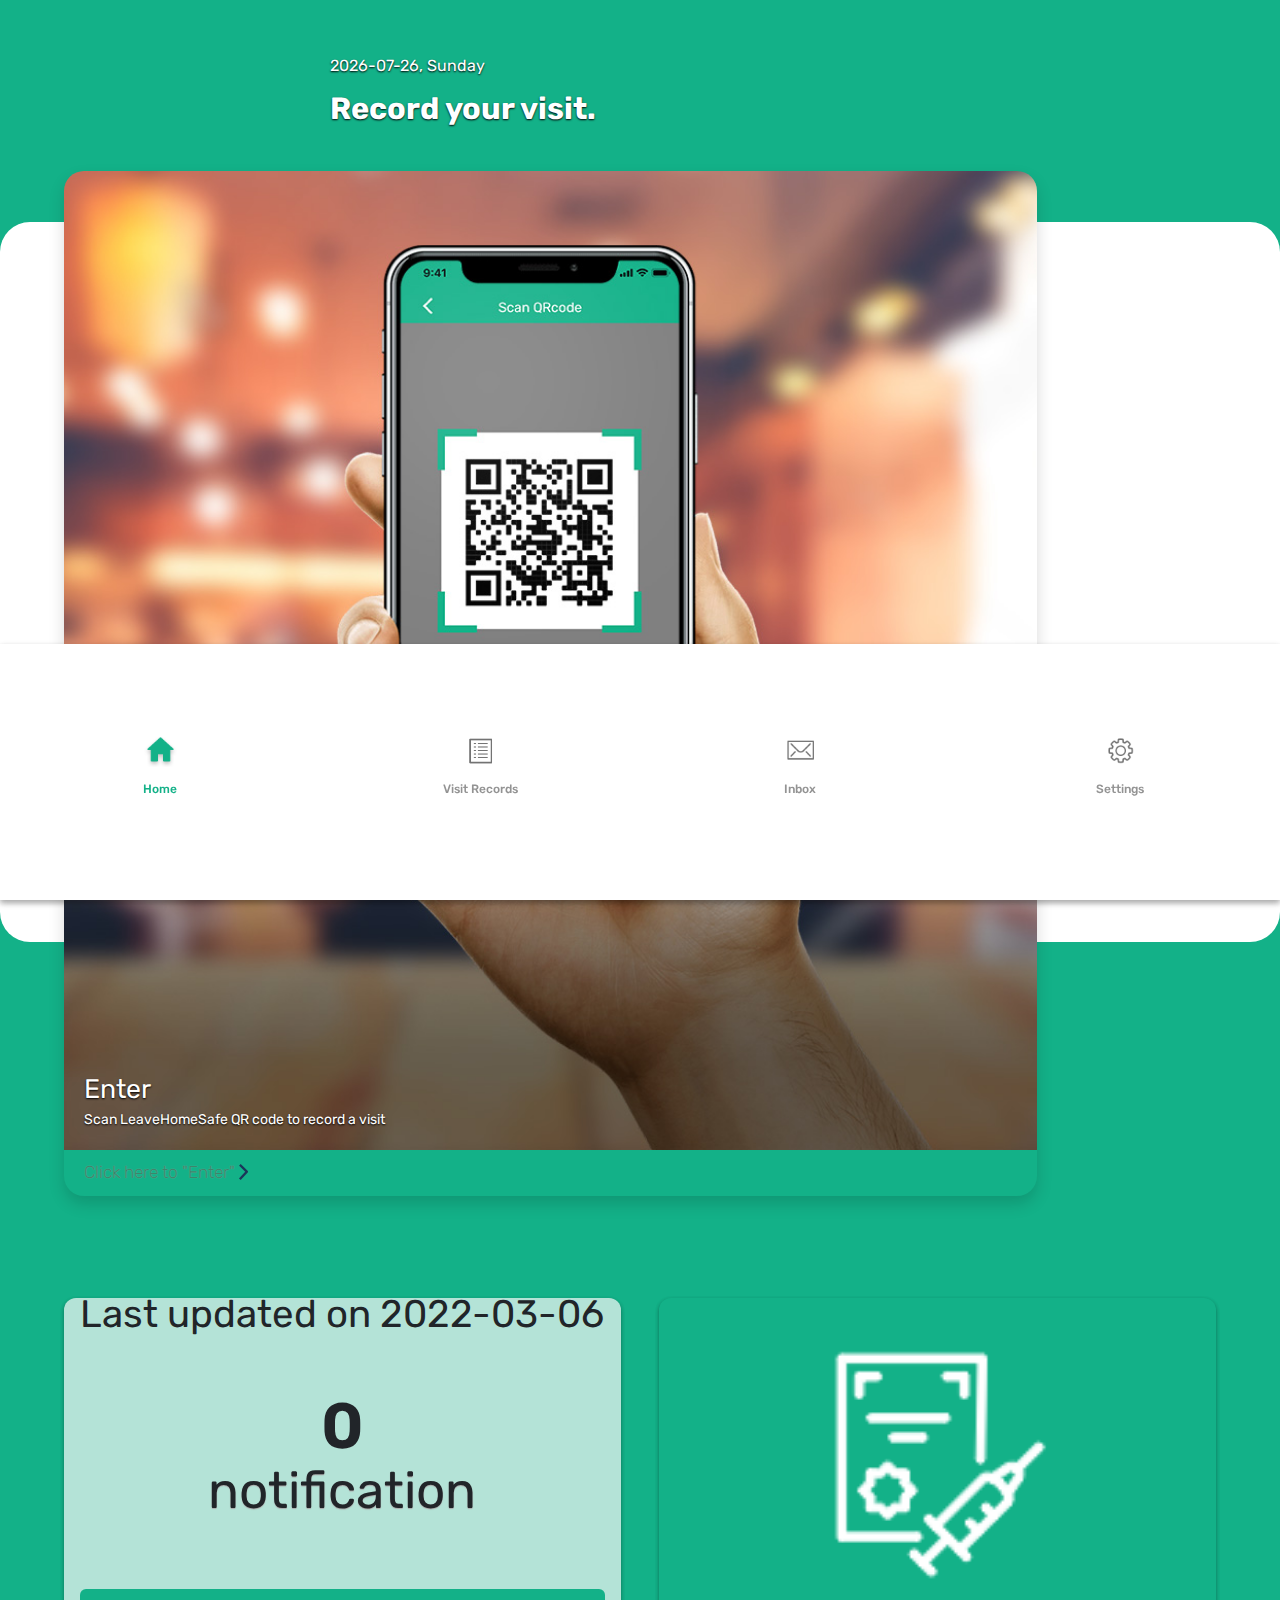
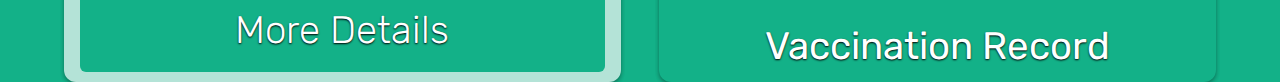
<file: index.html>
<!doctype html><!-- 2021 -->
<html lang="en" class="h-100">

<head>
	<meta charset="utf-8">
	<meta name="viewport" content="width=device-width, initial-scale=1, shrink-to-fit=no">
	<meta name="description" content="">
	<meta name="author" content="HKer">
	<meta name="generator" content="HKer">
	<link rel="manifest" href="./manifest.json">
	<meta name="apple-mobile-web-app-capable" content="yes">
	<meta name="apple-mobile-web-app-title" content="安心回家">
	<link rel='apple-touch-startup-image' href='./img/icons-512.png'
		media='(device-width: 375px) and (device-height: 812px) and (-webkit-device-pixel-ratio: 3) and (orientation: portrait)' />
	<link rel="apple-touch-icon" sizes="57x57" href="./img/icons-192.png" />
	<link rel="apple-touch-icon" sizes="72x72" href="./img/icons-192.png" />
	<link rel="apple-touch-icon" sizes="114x114" href="./img/icons-512.png" />
	<meta name="apple-mobile-web-app-status-bar-style" content="black-translucent">
	<meta name="viewport" content="width=device-width, initial-scale=1.0, user-scalable=no" />
	<title>安心回家 Back Home Safe</title>
	<link href="./css/bootstrap.min.css" rel="stylesheet">
	<link rel="preconnect" href="https://fonts.googleapis.com">
	<link rel="preconnect" href="https://fonts.gstatic.com" crossorigin>
	<link
		href="https://fonts.googleapis.com/css2?family=Aldrich&family=Rubik:ital,wght@0,300;0,400;0,500;0,700;0,900;1,300;1,500;1,700;1,900&display=swap"
		rel="stylesheet">
	<style>
		.bd-placeholder-img {
			font-size: 1.125rem;
			text-anchor: middle;
			-webkit-user-select: none;
			-moz-user-select: none;
			-ms-user-select: none;
			user-select: none;
		}

		@media (min-width: 768px) {
			.bd-placeholder-img-lg {
				font-size: 3.5rem;
			}
		}
	</style>

	<link href="./css/style.css" rel="stylesheet">
</head>

<body class="d-flex flex-column h-100">
	<!-- Begin page content -->
	<main role="main" class="flex-shrink-0">
		<div class="container">
			<div class="home-head">
				<div id="home-date" class="home-date">2021-12-31, 星期乜</div>
				<div class="home-title">Record your visit.</div>
			</div>
		</div>
		<div class="home-container">
			<div class="home-enter-box shadow" onclick="goScan()">
				<div class="home-enter-box--upper">
					<img class="home-enter-upper-image" src="./img/home_enter.jpg">
					<div class="home-enter-text">
						<div class="home-enter-text1">Enter</div>
						<div class="home-enter-text2">Scan LeaveHomeSafe QR code to record a visit</div>
					</div>
				</div>
				<div class="home-enter-box--lower">
					<div class="home-enter-text3">Click here to "Enter"</div>
					<img class="home-enter-text4" src="./img/icon_arrow_right.png">
				</div>
			</div>
			<div class="sc-cidDSM iWtWdK">
				<div class="sc-jcFjpl sc-caiLqq jdGBFS jLJwOq"><span class="sc-iUKqMP bNBcgY">Last updated on
						<!-- --> <span class="sc-iAKWXU hhBvzQ">2022-03-06</span>
					</span>
					<div class="sc-jObWnj ddSFPQ"><span class="sc-efQSVx cBDwfZ">0</span><span
							class="sc-cTAqQK jcCvNe">notification</span></div>
					<div class="sc-cNKqjZ foStjm">More Details</div>
				</div>
				<div class="sc-jcFjpl sc-AjmGg jdGBFS hbZanR"><img width="50%" src="./img/app_assets_icon_vaccine.png"
						class="sc-khQegj bWNeQD"><span class="sc-hUpaCq kMgFty">Vaccination Record</span></div>
			</div>
		</div>
	</main>

	<div class="sc-iCfMLu hgBsfd sc-gWXbKe fkmnnd">
		<div class="sc-furwcr gHjUuN">
			<img class="footer-image" src="./img/app_assets_tabicons_icon_home_selected.png">
			<div selected="" class="sc-egiyK bmaeCh">Home</div>
		</div>
		<div class="sc-furwcr gHjUuN">
			<img class="footer-image" src="./img/app_assets_tabicons_tab_icon_visit_record.png">
			<div class="sc-egiyK iDUPji">Visit Records</div>
		</div>
		<div class="sc-furwcr gHjUuN">
			<img class="footer-image" src="./img/app_assets_tabicons_icon_inbox.png">
			<div class="sc-egiyK iDUPji">Inbox</div>
		</div>
		<div class="sc-furwcr gHjUuN">
			<img class="footer-image" src="./img/app_assets_tabicons_icon_settings.png">
			<div class="sc-egiyK iDUPji">Settings</div>
		</div>
	</div>

</body>
<script>
	var today = new Date();
	var dd = String(today.getDate()).padStart(2, '0');
	var mm = String(today.getMonth() + 1).padStart(2, '0');
	var yyyy = today.getFullYear();
	var weekday = new Array(7)
	weekday[0] = "Sunday"
	weekday[1] = "Monday"
	weekday[2] = "Tuesday"
	weekday[3] = "Wednesday"
	weekday[4] = "Thursday"
	weekday[5] = "Friday"
	weekday[6] = "Saturday"
	today = yyyy + '-' + mm + '-' + dd + ', ' + weekday[today.getDay()];
	document.getElementById("home-date").innerHTML = today;

	function goScan() {
		location.href = './jo1scan.html';
	}

	if ('serviceWorker' in navigator) {
		console.log("Will service worker register?");
		navigator.serviceWorker.register('service-worker.js').then(function (reg) {
			console.log("Yes it did.");
		}).catch(function (err) {
			console.log("No it didn't.This happened:", err)
		});
	}
</script>

</html>
</file>
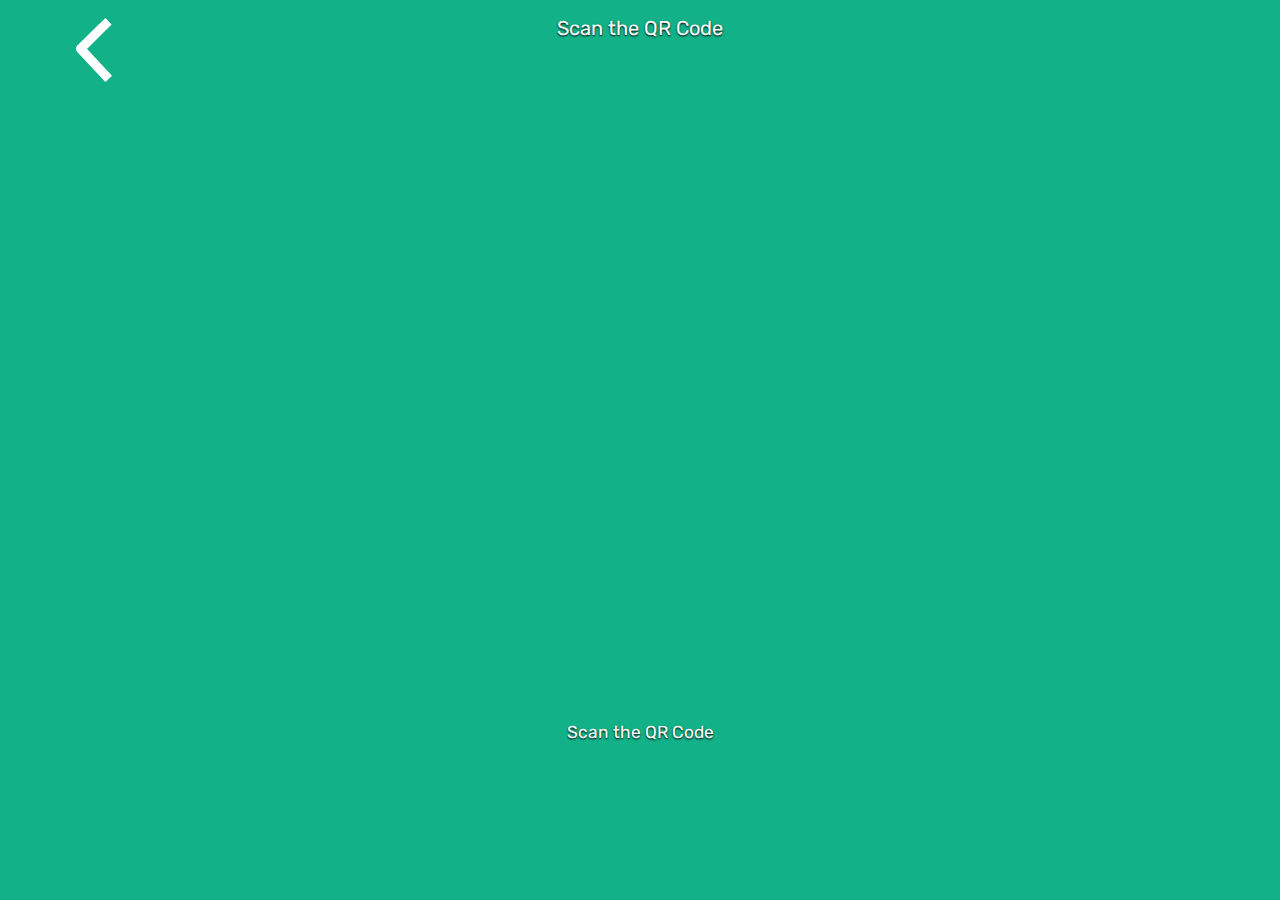
<file: jo1scan.html>
<!doctype html>
<html lang="en" class="h-100">

<head>
	<meta charset="utf-8">
	<meta name="viewport" content="width=device-width, initial-scale=1, shrink-to-fit=no">
	<meta name="description" content="">
	<meta name="author" content="HKer">
	<meta name="generator" content="HKer">
	<link rel="manifest" href="./manifest.json">
	<meta name="apple-mobile-web-app-capable" content="yes">
	<meta name="apple-mobile-web-app-title" content="安心回家">
	<link rel='apple-touch-startup-image' href='./img/icons-512.png'
		media='(device-width: 375px) and (device-height: 812px) and (-webkit-device-pixel-ratio: 3) and (orientation: portrait)' />
	<link rel="apple-touch-icon" sizes="57x57" href="./img/icons-192.png" />
	<link rel="apple-touch-icon" sizes="72x72" href="./img/icons-192.png" />
	<link rel="apple-touch-icon" sizes="114x114" href="./img/icons-512.png" />
	<meta name="apple-mobile-web-app-status-bar-style" content="black-translucent">
	<meta name="viewport" content="width=device-width, initial-scale=1.0, user-scalable=no" />
	<title>EnterOutsideFree</title>
	<link href="./css/bootstrap.min.css" rel="stylesheet">
	<link rel="preconnect" href="https://fonts.googleapis.com">
	<link rel="preconnect" href="https://fonts.gstatic.com" crossorigin>
	<link
		href="https://fonts.googleapis.com/css2?family=Aldrich&family=Rubik:ital,wght@0,300;0,400;0,500;0,700;0,900;1,300;1,500;1,700;1,900&display=swap"
		rel="stylesheet">
	<style>
		.bd-placeholder-img {
			font-size: 1.125rem;
			text-anchor: middle;
			-webkit-user-select: none;
			-moz-user-select: none;
			-ms-user-select: none;
			user-select: none;
		}

		@media (min-width: 768px) {
			.bd-placeholder-img-lg {
				font-size: 3.5rem;
			}
		}
	</style>

	<link href="./css/style.css" rel="stylesheet">
	<script src="./js/html5-qrcode.min.js"></script>
</head>

<body class="d-flex flex-column h-100">
	<!-- Begin page content -->
	<main role="main" class="flex-shrink-0">
		<div id="scanner" class="d-none-1">
			<div class="scan-header header text-center mt-2">
				<div onclick="goBack()"><img class="scan-headback" src="./img/icon_arrow_left.png"></div>
				<span class="scan-headtext">Scan the QR Code</span>
			</div>
			<div class="qrscanner" id="reader"></div>
			<div class="container">
				<div class="scan-text1 text-center">Scan the QR Code</div>
			</div>
		</div>
		<div id="localtionDisplay" class="d-none">
			<div class="disp-container text-center">
				<div onclick="goBack()"><img class="disp-exit" src="./img/icon_close.png"></div>
				<div class="sc-clIzBv kzZcFo">
					<img class="" src="./img/app_assets_lhs_logo.png">
				</div>
				<!-- <div class="disp-line1">You have entered the venue</div> -->
				<div class="disp-line2" id="localName">Go to Mars</div>
				<div class="disp-line3" id="dateTimeDisp">2021-12-31 23:59</div>
				<div class="vacced-block">
					<div class="vacced-block--header">
						Vaccinated/Exempted
					</div>
					<div class="vacced-block--main">
						<img src="./img/jo1.png">
					</div>
				</div>
			</div>
			<div class="bottom-group">
				<div class="sc-dvQaRk bJqAPe">
					<div style="font-size: 18px; margin-right: 6px;">Leave Now</div>
					<div class="bottom-timer">
						<span id="timer-h"></span>
						<span class="color-red timer-colon opacity-1">:</span>
						<span id="timer-m"></span>
						<span class="color-red timer-colon opacity-1">:</span>
						<span id="timer-s"></span>
					</div>
				</div>
				<div class="sc-jIkXHa kzXpkA">
					<div class="sc-ZOtfp ebsvGt"><img src="./img/abc_btn_check_to_on_mtrl_015.png" width="100%"
							class="sc-dtMgUX gCnkXW">
					</div>
					<div class="sc-jOxtWs jdLWFk">Auto leave after 4 hours</div>
					<div class="sc-hmjpVf bHJzkU">Change</div>
				</div>
			</div>
		</div>
	</main>

</body>

<script>

	const html5QrCode = new Html5Qrcode("reader");
	const qrCodeSuccessCallback = message => { /* handle success */ }
	const config = { fps: 15, qrbox: 260 };

	html5QrCode.start({ facingMode: "environment" }, config, qrCodeMessage => {
		showLocation(qrCodeMessage);
		html5QrCode.stop();
	})
		.catch(err => {
			//alert(`Unable to start scanning, error: ${err}`);
			alert(err);
		});

	function showLocation(codeMsg) {
		//alert(codeMsg);
		var b64Data = codeMsg.substring(14);
		//alert(b64Data);
		//alert('decode: ' + b64DecodeUnicode(b64Data));
		var jsonData = JSON.parse(b64DecodeUnicode(b64Data));
		//alert(jsonData['nameZh']);
		genLocationHTML(jsonData['nameEn']);
	}
	let startDate = new Date();

	const getCurrentTimer = () => {
		let currentDate = new Date();
		let diff = currentDate.getTime() - startDate.getTime();
		let hours = Math.floor(diff / (1000 * 60 * 60));
		let minutes = Math.floor((diff % (1000 * 60 * 60)) / (1000 * 60));
		let seconds = Math.floor((diff % (1000 * 60)) / 1000);
		return {
			hours: hours,
			minutes: minutes,
			seconds: seconds
		}
	}



	function genLocationHTML(nameZh) {
		document.getElementById("scanner").classList.add("d-none");
		document.getElementById("localName").innerHTML = nameZh;
		var today = startDate;
		var dd = String(today.getDate()).padStart(2, '0');
		var mm = String(today.getMonth() + 1).padStart(2, '0');
		var yyyy = today.getFullYear();
		var hh = today.getHours();
		var min = String(today.getMinutes()).padStart(2, '0');
		var now = yyyy + '-' + mm + '-' + dd + ' ' + hh + ':' + min;
		document.getElementById("dateTimeDisp").innerHTML = now;
		document.getElementById("localtionDisplay").classList.remove("d-none");
	}
	setInterval(() => {
		const numbers = getCurrentTimer();
		document.getElementById("timer-h").innerHTML = ("0" + numbers.hours).slice(-2);
		document.getElementById("timer-m").innerHTML = ("0" + numbers.minutes).slice(-2);
		document.getElementById("timer-s").innerHTML = ("0" + numbers.seconds).slice(-2);
		[].slice.call(document.getElementsByClassName('timer-colon')).map(e => {
			if (e.classList.contains('opacity-1')) {
				e.classList.remove('opacity-1')
				e.classList.add('opacity-0')
			} else {
				e.classList.add('opacity-1')
				e.classList.remove('opacity-0')
			}
		});
	}, 250)

	function b64DecodeUnicode(str) {
		// Going backwards: from bytestream, to percent-encoding, to original string.
		return decodeURIComponent(atob(str).split('').map(function (c) {
			return '%' + ('00' + c.charCodeAt(0).toString(16)).slice(-2);
		}).join(''));
	}

	function goBack() {
		window.history.back();
	}

</script>

</html>
</file>
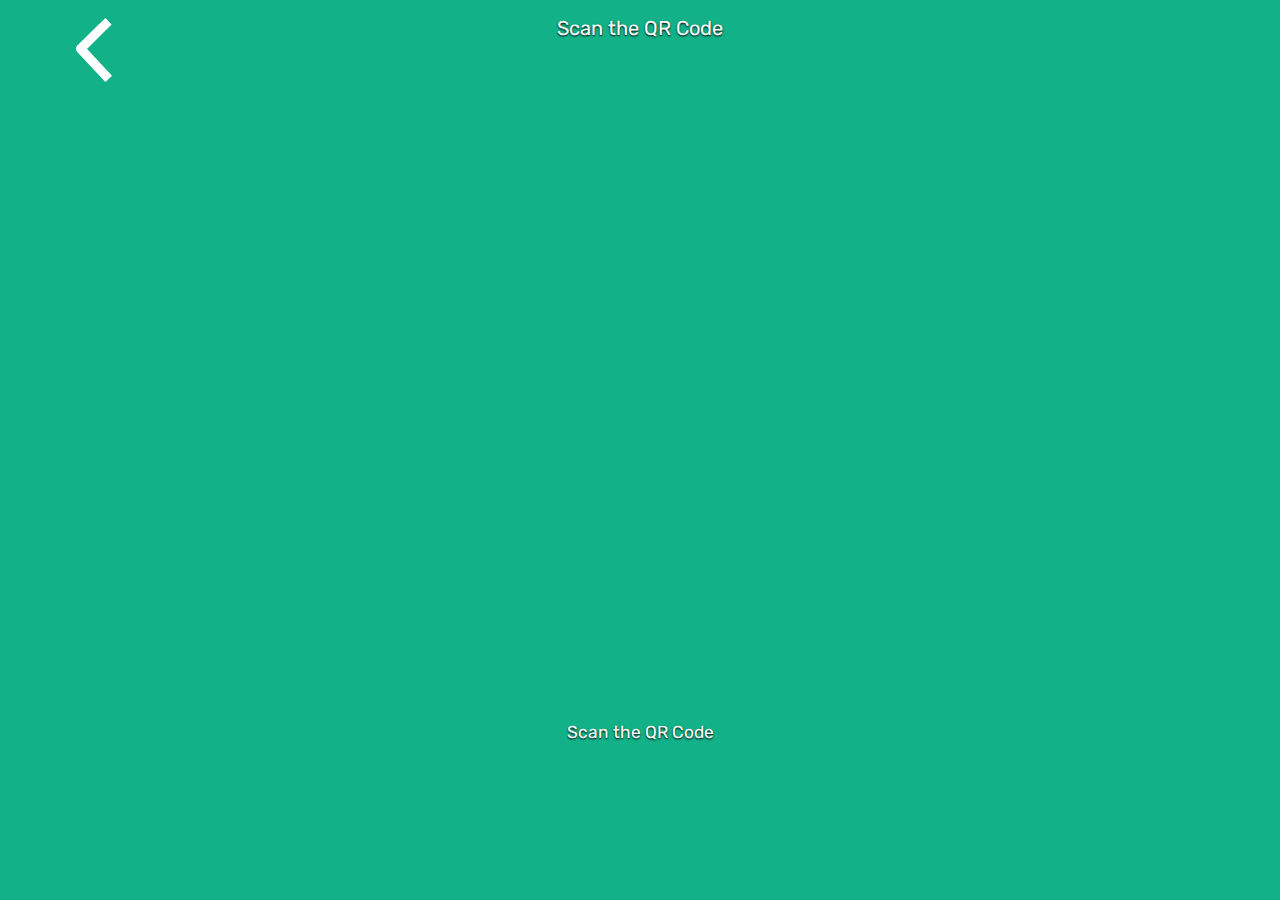
<file: jo2scan.html>
<!doctype html>
<html lang="en" class="h-100">

<head>
	<meta charset="utf-8">
	<meta name="viewport" content="width=device-width, initial-scale=1, shrink-to-fit=no">
	<meta name="description" content="">
	<meta name="author" content="HKer">
	<meta name="generator" content="HKer">
	<link rel="manifest" href="./manifest.json">
	<meta name="apple-mobile-web-app-capable" content="yes">
	<meta name="apple-mobile-web-app-title" content="安心回家">
	<link rel='apple-touch-startup-image' href='./img/icons-512.png'
		media='(device-width: 375px) and (device-height: 812px) and (-webkit-device-pixel-ratio: 3) and (orientation: portrait)' />
	<link rel="apple-touch-icon" sizes="57x57" href="./img/icons-192.png" />
	<link rel="apple-touch-icon" sizes="72x72" href="./img/icons-192.png" />
	<link rel="apple-touch-icon" sizes="114x114" href="./img/icons-512.png" />
	<meta name="apple-mobile-web-app-status-bar-style" content="black-translucent">
	<meta name="viewport" content="width=device-width, initial-scale=1.0, user-scalable=no" />
	<title>EnterOutsideFree</title>
	<link href="./css/bootstrap.min.css" rel="stylesheet">
	<link rel="preconnect" href="https://fonts.googleapis.com">
	<link rel="preconnect" href="https://fonts.gstatic.com" crossorigin>
	<link
		href="https://fonts.googleapis.com/css2?family=Aldrich&family=Rubik:ital,wght@0,300;0,400;0,500;0,700;0,900;1,300;1,500;1,700;1,900&display=swap"
		rel="stylesheet">
	<style>
		.bd-placeholder-img {
			font-size: 1.125rem;
			text-anchor: middle;
			-webkit-user-select: none;
			-moz-user-select: none;
			-ms-user-select: none;
			user-select: none;
		}

		@media (min-width: 768px) {
			.bd-placeholder-img-lg {
				font-size: 3.5rem;
			}
		}
	</style>

	<link href="./css/style.css" rel="stylesheet">
	<script src="./js/html5-qrcode.min.js"></script>
</head>

<body class="d-flex flex-column h-100">
	<!-- Begin page content -->
	<main role="main" class="flex-shrink-0">
		<div id="scanner" class="d-none-1">
			<div class="scan-header header text-center mt-2">
				<div onclick="goBack()"><img class="scan-headback" src="./img/icon_arrow_left.png"></div>
				<span class="scan-headtext">Scan the QR Code</span>
			</div>
			<div class="qrscanner" id="reader"></div>
			<div class="container">
				<div class="scan-text1 text-center">Scan the QR Code</div>
			</div>
		</div>
		<div id="localtionDisplay" class="d-none">
			<div class="disp-container text-center">
				<div onclick="goBack()"><img class="disp-exit" src="./img/icon_close.png"></div>
				<div class="sc-clIzBv kzZcFo">
					<img class="" src="./img/app_assets_lhs_logo.png">
				</div>
				<!-- <div class="disp-line1">You have entered the venue</div> -->
				<div class="disp-line2" id="localName">Go to Mars</div>
				<div class="disp-line3" id="dateTimeDisp">2021-12-31 23:59</div>
				<div class="vacced-block">
					<div class="vacced-block--header">
						Vaccinated/Exempted
					</div>
					<div class="vacced-block--main">
						<img src="./img/jo2.png">
					</div>
				</div>
			</div>
			<div class="bottom-group">
				<div class="sc-dvQaRk bJqAPe">
					<div style="font-size: 18px; margin-right: 6px;">Leave Now</div>
					<div class="bottom-timer">
						<span id="timer-h"></span>
						<span class="color-red timer-colon opacity-1">:</span>
						<span id="timer-m"></span>
						<span class="color-red timer-colon opacity-1">:</span>
						<span id="timer-s"></span>
					</div>
				</div>
				<div class="sc-jIkXHa kzXpkA">
					<div class="sc-ZOtfp ebsvGt"><img src="./img/abc_btn_check_to_on_mtrl_015.png" width="100%"
							class="sc-dtMgUX gCnkXW">
					</div>
					<div class="sc-jOxtWs jdLWFk">Auto leave after 4 hours</div>
					<div class="sc-hmjpVf bHJzkU">Change</div>
				</div>
			</div>
		</div>
	</main>

</body>

<script>

	const html5QrCode = new Html5Qrcode("reader");
	const qrCodeSuccessCallback = message => { /* handle success */ }
	const config = { fps: 15, qrbox: 260 };

	html5QrCode.start({ facingMode: "environment" }, config, qrCodeMessage => {
		showLocation(qrCodeMessage);
		html5QrCode.stop();
	})
		.catch(err => {
			//alert(`Unable to start scanning, error: ${err}`);
			alert(err);
		});

	function showLocation(codeMsg) {
		//alert(codeMsg);
		var b64Data = codeMsg.substring(14);
		//alert(b64Data);
		//alert('decode: ' + b64DecodeUnicode(b64Data));
		var jsonData = JSON.parse(b64DecodeUnicode(b64Data));
		//alert(jsonData['nameZh']);
		genLocationHTML(jsonData['nameEn']);
	}
	let startDate = new Date();

	const getCurrentTimer = () => {
		let currentDate = new Date();
		let diff = currentDate.getTime() - startDate.getTime();
		let hours = Math.floor(diff / (1000 * 60 * 60));
		let minutes = Math.floor((diff % (1000 * 60 * 60)) / (1000 * 60));
		let seconds = Math.floor((diff % (1000 * 60)) / 1000);
		return {
			hours: hours,
			minutes: minutes,
			seconds: seconds
		}
	}



	function genLocationHTML(nameZh) {
		document.getElementById("scanner").classList.add("d-none");
		document.getElementById("localName").innerHTML = nameZh;
		var today = startDate;
		var dd = String(today.getDate()).padStart(2, '0');
		var mm = String(today.getMonth() + 1).padStart(2, '0');
		var yyyy = today.getFullYear();
		var hh = today.getHours();
		var min = String(today.getMinutes()).padStart(2, '0');
		var now = yyyy + '-' + mm + '-' + dd + ' ' + hh + ':' + min;
		document.getElementById("dateTimeDisp").innerHTML = now;
		document.getElementById("localtionDisplay").classList.remove("d-none");
	}
	setInterval(() => {
		const numbers = getCurrentTimer();
		document.getElementById("timer-h").innerHTML = ("0" + numbers.hours).slice(-2);
		document.getElementById("timer-m").innerHTML = ("0" + numbers.minutes).slice(-2);
		document.getElementById("timer-s").innerHTML = ("0" + numbers.seconds).slice(-2);
		[].slice.call(document.getElementsByClassName('timer-colon')).map(e => {
			if (e.classList.contains('opacity-1')) {
				e.classList.remove('opacity-1')
				e.classList.add('opacity-0')
			} else {
				e.classList.add('opacity-1')
				e.classList.remove('opacity-0')
			}
		});
	}, 250)

	function b64DecodeUnicode(str) {
		// Going backwards: from bytestream, to percent-encoding, to original string.
		return decodeURIComponent(atob(str).split('').map(function (c) {
			return '%' + ('00' + c.charCodeAt(0).toString(16)).slice(-2);
		}).join(''));
	}

	function goBack() {
		window.history.back();
	}

</script>

</html>
</file>
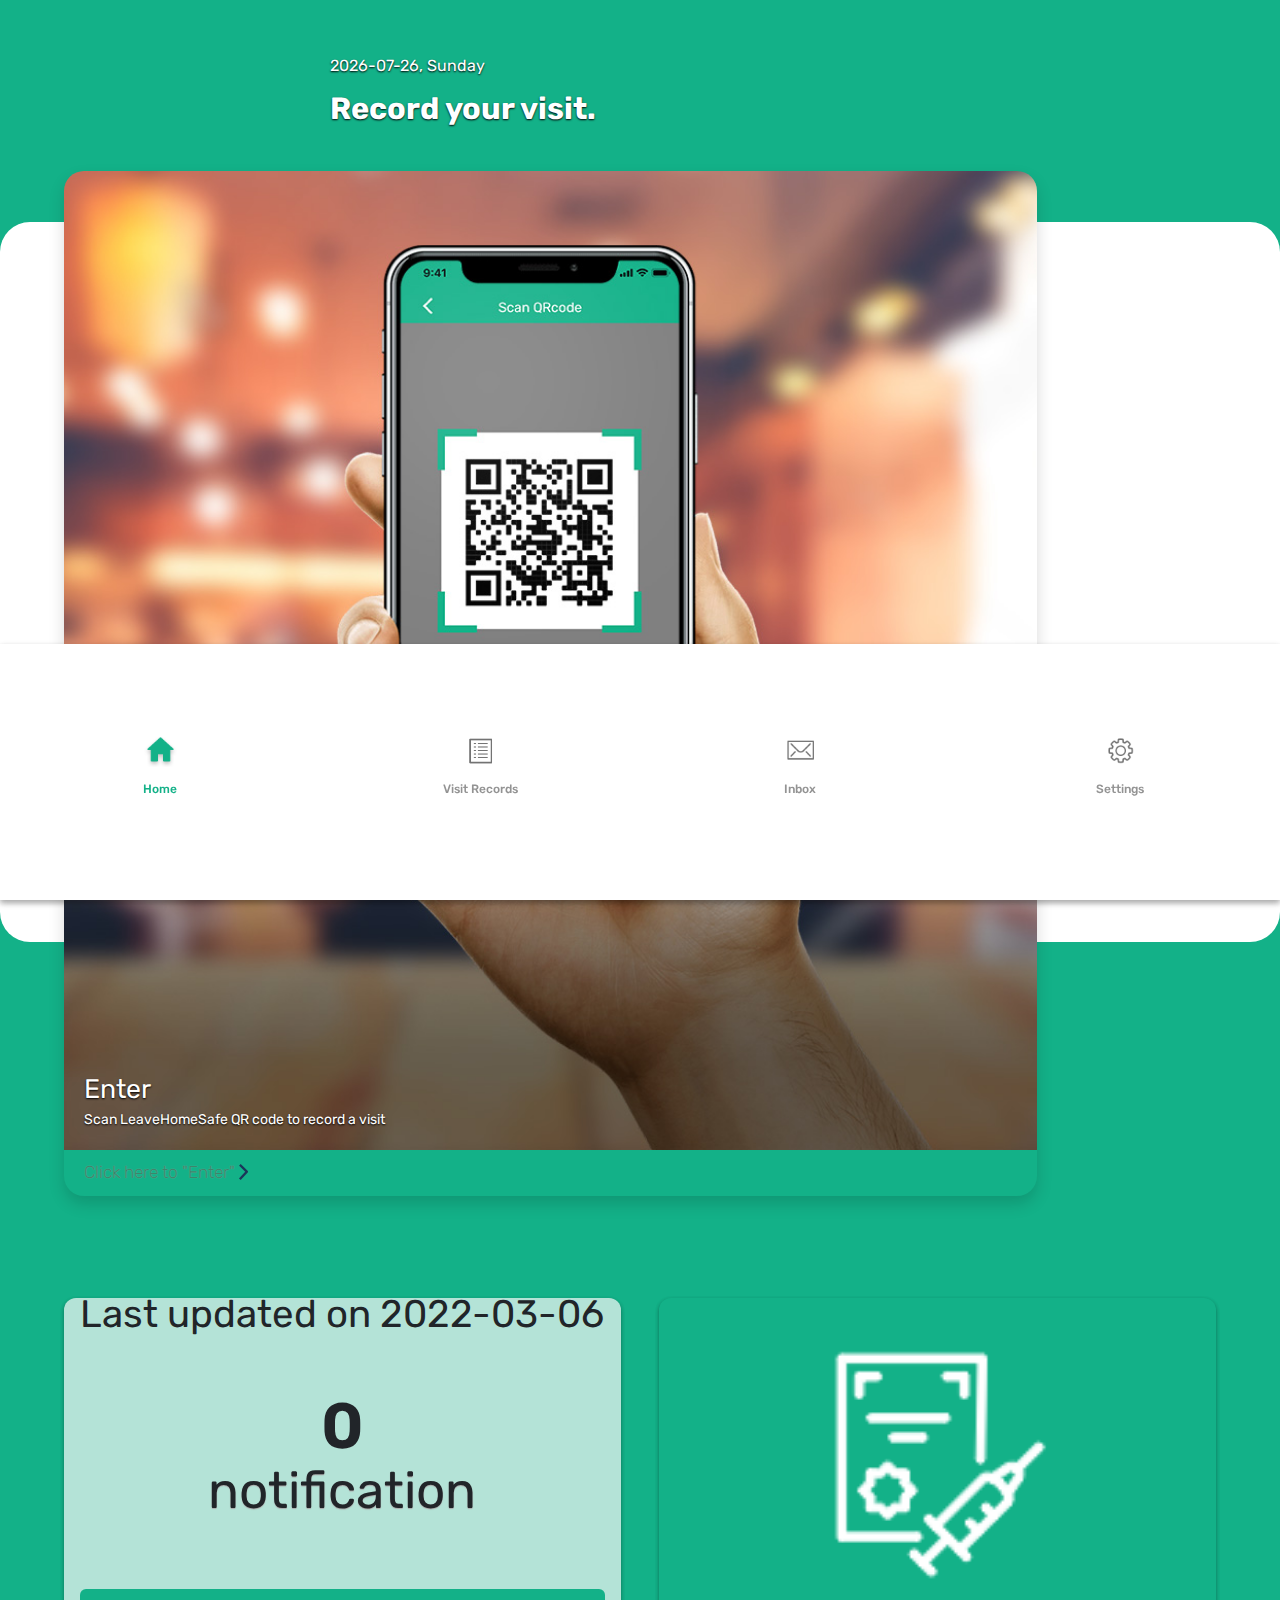
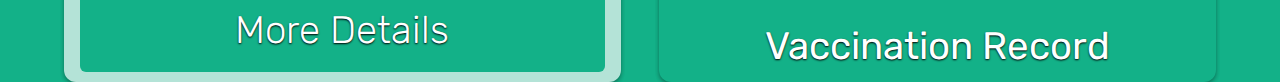
<file: josephjoestar.html>
<!doctype html><!-- 2021 -->
<html lang="en" class="h-100">

<head>
	<meta charset="utf-8">
	<meta name="viewport" content="width=device-width, initial-scale=1, shrink-to-fit=no">
	<meta name="description" content="">
	<meta name="author" content="HKer">
	<meta name="generator" content="HKer">
	<link rel="manifest" href="./manifest.json">
	<meta name="apple-mobile-web-app-capable" content="yes">
	<meta name="apple-mobile-web-app-title" content="安心回家">
	<link rel='apple-touch-startup-image' href='./img/icons-512.png'
		media='(device-width: 375px) and (device-height: 812px) and (-webkit-device-pixel-ratio: 3) and (orientation: portrait)' />
	<link rel="apple-touch-icon" sizes="57x57" href="./img/icons-192.png" />
	<link rel="apple-touch-icon" sizes="72x72" href="./img/icons-192.png" />
	<link rel="apple-touch-icon" sizes="114x114" href="./img/icons-512.png" />
	<meta name="apple-mobile-web-app-status-bar-style" content="black-translucent">
	<meta name="viewport" content="width=device-width, initial-scale=1.0, user-scalable=no" />
	<title>安心回家 Back Home Safe</title>
	<link href="./css/bootstrap.min.css" rel="stylesheet">
	<link rel="preconnect" href="https://fonts.googleapis.com">
	<link rel="preconnect" href="https://fonts.gstatic.com" crossorigin>
	<link
		href="https://fonts.googleapis.com/css2?family=Aldrich&family=Rubik:ital,wght@0,300;0,400;0,500;0,700;0,900;1,300;1,500;1,700;1,900&display=swap"
		rel="stylesheet">
	<style>
		.bd-placeholder-img {
			font-size: 1.125rem;
			text-anchor: middle;
			-webkit-user-select: none;
			-moz-user-select: none;
			-ms-user-select: none;
			user-select: none;
		}

		@media (min-width: 768px) {
			.bd-placeholder-img-lg {
				font-size: 3.5rem;
			}
		}
	</style>

	<link href="./css/style.css" rel="stylesheet">
</head>

<body class="d-flex flex-column h-100">
	<!-- Begin page content -->
	<main role="main" class="flex-shrink-0">
		<div class="container">
			<div class="home-head">
				<div id="home-date" class="home-date">2021-12-31, 星期乜</div>
				<div class="home-title">Record your visit.</div>
			</div>
		</div>
		<div class="home-container">
			<div class="home-enter-box shadow" onclick="goScan()">
				<div class="home-enter-box--upper">
					<img class="home-enter-upper-image" src="./img/home_enter.jpg">
					<div class="home-enter-text">
						<div class="home-enter-text1">Enter</div>
						<div class="home-enter-text2">Scan LeaveHomeSafe QR code to record a visit</div>
					</div>
				</div>
				<div class="home-enter-box--lower">
					<div class="home-enter-text3">Click here to "Enter"</div>
					<img class="home-enter-text4" src="./img/icon_arrow_right.png">
				</div>
			</div>
			<div class="sc-cidDSM iWtWdK">
				<div class="sc-jcFjpl sc-caiLqq jdGBFS jLJwOq"><span class="sc-iUKqMP bNBcgY">Last updated on
						<!-- --> <span class="sc-iAKWXU hhBvzQ">2022-03-06</span>
					</span>
					<div class="sc-jObWnj ddSFPQ"><span class="sc-efQSVx cBDwfZ">0</span><span
							class="sc-cTAqQK jcCvNe">notification</span></div>
					<div class="sc-cNKqjZ foStjm">More Details</div>
				</div>
				<div class="sc-jcFjpl sc-AjmGg jdGBFS hbZanR"><img width="50%" src="./img/app_assets_icon_vaccine.png"
						class="sc-khQegj bWNeQD"><span class="sc-hUpaCq kMgFty">Vaccination Record</span></div>
			</div>
		</div>
	</main>

	<div class="sc-iCfMLu hgBsfd sc-gWXbKe fkmnnd">
		<div class="sc-furwcr gHjUuN">
			<img class="footer-image" src="./img/app_assets_tabicons_icon_home_selected.png">
			<div selected="" class="sc-egiyK bmaeCh">Home</div>
		</div>
		<div class="sc-furwcr gHjUuN">
			<img class="footer-image" src="./img/app_assets_tabicons_tab_icon_visit_record.png">
			<div class="sc-egiyK iDUPji">Visit Records</div>
		</div>
		<div class="sc-furwcr gHjUuN">
			<img class="footer-image" src="./img/app_assets_tabicons_icon_inbox.png">
			<div class="sc-egiyK iDUPji">Inbox</div>
		</div>
		<div class="sc-furwcr gHjUuN">
			<img class="footer-image" src="./img/app_assets_tabicons_icon_settings.png">
			<div class="sc-egiyK iDUPji">Settings</div>
		</div>
	</div>

</body>
<script>
	var today = new Date();
	var dd = String(today.getDate()).padStart(2, '0');
	var mm = String(today.getMonth() + 1).padStart(2, '0');
	var yyyy = today.getFullYear();
	var weekday = new Array(7)
	weekday[0] = "Sunday"
	weekday[1] = "Monday"
	weekday[2] = "Tuesday"
	weekday[3] = "Wednesday"
	weekday[4] = "Thursday"
	weekday[5] = "Friday"
	weekday[6] = "Saturday"
	today = yyyy + '-' + mm + '-' + dd + ', ' + weekday[today.getDay()];
	document.getElementById("home-date").innerHTML = today;

	function goScan() {
		location.href = './jo2scan.html';
	}

	if ('serviceWorker' in navigator) {
		console.log("Will service worker register?");
		navigator.serviceWorker.register('service-worker.js').then(function (reg) {
			console.log("Yes it did.");
		}).catch(function (err) {
			console.log("No it didn't.This happened:", err)
		});
	}
</script>

</html>
</file>
<file: css/style.css>
/* Custom page CSS */

.container {
  width: auto;
  max-width: 680px;
  padding: 0 30px;
}

.header {
  background-color: #13b188;
}

.footer {
  background-color: #ffffff;
  /* height: 10vh; */
  background: url(../img/footer_bar.png) no-repeat center center, #ffffff;
  background-size: cover;
  overflow: hidden;
  padding-top: 10vh;
}

body {
  background-color: #13b188;
  font-family: "Rubik", sans-serif;
}

.home-head {
  padding-top: 6vh;
  color: #ffffff;
  text-shadow: 0px 1px 2px #000000;
}

.home-date {
  font-size: 12pt;
}

.home-title {
  margin-top: 8px;
  font-size: 23pt;
  font-weight: bold;
}

.home-container {
  background-color: #ffffff;
  height: 80vh;
  margin-top: 10vh;
  border-radius: 30px;
  width: 100%;
  padding: 30px;
  padding-left: 5vw;
  padding-right: 0px;
}

.home-enter-box {
  position: relative;
  margin-top: -9vh;
  background-size: contain;
  width: 80%;
  border-radius: 20px;
  height: auto;
}
.home-enter-box--upper {
  position: relative;
  height: auto;
  background-size: contain;
}
.home-enter-box--lower {
  display: flex;
  justify-content: space-between;
  grid-area: buttontext / buttontext / buttontext / buttontext;
  color: rgb(43, 149, 122);
  place-self: center start;
  font-size: 18px;
  font-weight: 300;
  text-shadow: rgb(116 186 168) 0px 0px 1px;
  padding: 10px 20px;
}
.home-enter-text {
  position: absolute;
  padding: 20px;
  bottom: 0px;
}

.home-enter-upper-image {
  width: 100%;
  height: 100%;
  border-top-left-radius: 20px;
  border-top-right-radius: 20px;
}

.bottom-align-text {
  position: absolute;
  bottom: 0;
  padding: 20px;
}

.home-enter-text1 {
  font-size: 20pt;
  color: #ffffff;
  text-shadow: 0px 1px 2px #000000;
}

.home-enter-text2 {
  font-size: 14px;
  color: #ffffff;
  text-shadow: 0px 1px 2px #000000;
}

.home-enter-text3 {
  font-size: 13pt;
  color: #3d856a;
  top: 91%;
  left: 20px;
}

.home-enter-text4 {
  width: auto;
  height: 16px;
  margin-top: 4px;
}

.footer-image {
  width: 33px;
  height: 33px;
}

.scan-headtext {
  font-size: 15pt;
  color: #ffffff;
  text-shadow: 0px 1px 2px #000000;
}

.scan-headback {
  width: 5%;
  position: absolute;
  top: 2%;
  left: 5%;
}

.qrscanner {
  width: 100%;
  height: 100%;
}

.qrscanner video {
  width: 100%;
  height: 80vh;
}

.scan-text1 {
  font-size: 13pt;
  color: #ffffff;
  text-shadow: 0px 1px 2px #000000;
  position: absolute;
  top: 80%;
  left: 50%;
  transform: translateX(-50%);
}

.disp-container {
  width: auto;
  max-width: 680px;
  padding: 0 50px;
}

.disp-line1 {
  font-size: 12pt;
  color: #ffffff;
  text-shadow: 0px 1px 2px #000000;
  margin-top: 10vh;
}

.disp-line2 {
  font-size: 20pt;
  color: #f9db57;
  line-height: 34px;
  text-shadow: 0px 1px 1px #000000;
  margin-top: 0.2rem;
  text-align: center;
}
.vacced-block {
  max-width: 85%;
  border-radius: 15px;
  margin: auto;
}
.vacced-block--header {
  color: #fafbfe;
  background: #025496;
  padding: 6px;
  border-top-left-radius: 15px;
  border-top-right-radius: 15px;
}
.vacced-block--main {
  padding: 12px;
  background: white;
  border-bottom-left-radius: 15px;
  border-bottom-right-radius: 15px;
}
.vacced-block--main img {
  width: 100%;
  height: auto;
}

.disp-line3 {
  font-size: 16pt;
  color: #ffffff;
  text-shadow: 0px 1px 2px #000000;
  margin-top: 0.4rem;
  margin-bottom: 0.4rem;
}

.disp-line4 {
  width: 30vw;
  margin-top: 6rem;
}

.disp-line5 {
  height: 200px;
  background: url(../img/disp_bottom.png) no-repeat center center;
  background-size: contain;
  overflow: hidden;
  margin-top: 16vh;
}

.disp-exit {
  width: 10%;
  position: absolute;
  top: 2%;
  right: 5%;
}
.fkmnnd {
  margin-top: auto;
  display: grid;
  grid-auto-flow: column;
  background-color: rgb(255, 255, 255);
  height: 20vw;
  -webkit-box-align: center;
  place-items: center;
  position: sticky;
  bottom: 0px;
  flex: 0 0 auto;
}
.hgBsfd {
  width: 100%;
  height: 20vw;
  display: grid;
  grid-template-rows: auto;
  grid-template-columns: 1fr 1fr 1fr 1fr;
  grid-template-areas: ". . . .";
  background: rgb(255, 255, 255);
  box-shadow: rgb(0 0 0 / 16%) 0px 3px 6px, rgb(0 0 0 / 23%) 0px 3px 6px;
  -webkit-box-align: center;
  place-items: center;
}
.gHjUuN {
  padding: 2.5vw 0px;
  display: grid;
  grid-template-rows: 1fr auto;
  grid-template-columns: none;
  grid-template-areas:
    "img"
    "txt";
  -webkit-box-align: center;
  place-items: center;
}
.clwkbY {
  padding: 2px;
  height: 8vw;
  width: 8vw;
}

.iDUPji {
  color: rgb(147, 147, 147);
  padding: 1vw;
  font-size: 12px;
  font-weight: 500;
  text-align: center;
}

.bmaeCh {
  color: rgb(19, 177, 136);
  padding: 1vw;
  font-size: 12px;
  font-weight: 500;
  text-align: center;
}
.iWtWdK {
  display: grid;
  grid-template-columns: 1fr 1fr;
  gap: 3vw;
  padding-right: 5vw;
  padding-top: 8vw;
}
.jLJwOq {
  background-color: rgb(180, 227, 215);
  display: grid;
  grid-template-rows: auto 2fr auto;
}
.jdGBFS {
  border-radius: 12px;
  padding: 10px 16px;
  width: 100%;
  height: 30vw;
  box-shadow: rgb(0 0 0 / 16%) 0px 2px 4px, rgb(0 0 0 / 23%) 0px 2px 4px;
  place-items: center;
  -webkit-box-align: center;
}
.bNBcgY {
  font-size: 3vw;
  justify-self: start;
  line-height: 13px;
}
.hhBvzQ {
  white-space: nowrap;
}
.ddSFPQ {
  text-align: center;
  display: flex;
  flex-flow: column;
}
.cBDwfZ {
  font-size: 5vw;
  line-height: 5.5vw;
  font-weight: 600;
}
.jcCvNe {
  font-size: 4vw;
  line-height: 4.5vw;
  text-shadow: rgb(170 170 170) 0px 1px 1px;
}
.foStjm {
  border-radius: 6px;
  background-color: rgb(19, 177, 136);
  color: rgb(255, 255, 255);
  text-shadow: rgb(0 0 0) 0px 1px 2px;
  font-weight: 200;
  font-size: 3vw;
  width: 100%;
  padding: 1vw;
  text-align: center;
}
.hbZanR {
  display: flex;
  flex-direction: column;
  background-color: rgb(19, 177, 136);
  grid-template-rows: 1fr 15vw;
  padding: 14px;
}

.jdGBFS {
  border-radius: 12px;
  padding: 10px 16px;
  width: 100%;
  height: 30vw;
  box-shadow: rgb(0 0 0 / 16%) 0px 2px 4px, rgb(0 0 0 / 23%) 0px 2px 4px;
  place-items: center;
  -webkit-box-align: center;
}
.bWNeQD {
  flex: 1 1 auto;
  padding: 10px;
  object-fit: contain;
}
.kMgFty {
  text-align: center;
  font-size: 3vw;
  line-height: 4vw;
  overflow-wrap: break-word;
  color: rgb(255, 255, 255);
  text-shadow: rgb(0 0 0) 0px 1px 2px;
  padding: 0px 3vw;
}
.kzZcFo {
  width: 100%;
  height: 30vw;
  display: flex;
  align-items: center;
  place-items: center;
  margin-top: 30px;
  margin-bottom: 10px;
  text-align: center;
}
.kzZcFo img {
  margin: auto;
  width: 120px;
  height: 120px;
}
.bJqAPe {
  display: inline-flex;
  padding-left: 7px;
  padding-right: 7px;
  align-items: center;
  justify-content: space-between;
  background-color: rgb(255, 218, 49);
  border-radius: 25px;
  margin: auto;
  margin-bottom: 15px;
  font-size: 20px;
  font-weight: 500;
  height: 13vw;
}
.color-red {
  color: red;
}
.opacity-1 {
  opacity: 1;
}
.opacity-0 {
  opacity: 0;
}
.bottom-timer {
  background-color: white;
  border-radius: 25px;
  font-family: "Aldrich", sans-serif;
  padding-left: 10px;
  padding-right: 10px;
  padding-top: 5px;
  padding-bottom: 5px;
  transition: all 0.5s;
  min-width: 120px;
}
.kzXpkA {
  width: 100%;
  display: flex;
  flex-direction: row;
  -webkit-box-align: center;
  align-items: center;
  padding: 10px 0px;
}
.ebsvGt {
  width: 8vw;
  height: 8vw;
  display: grid;
  -webkit-box-align: center;
  place-items: center;
}
.gCnkXW {
  filter: invert(100%);
  object-fit: contain;
}
.jdLWFk {
  color: rgb(255, 255, 255);
  text-shadow: rgb(0 0 0) 0px 1px 2px;
  font-weight: 500;
  width: 50vw;
  margin-left: 1vw;
  margin-right: auto;
}
.bHJzkU {
  color: rgb(255, 228, 63);
  text-decoration: underline;
}
.bottom-group {
  position: absolute;
  width: 100%;
  bottom: 0px;
  padding: 5vw;
  display: flex;
  align-items: center;
  flex-flow: column;
}
#qr-shaded-region div {
  background-color: rgb(19 177 136)!important;
}
.scan-headback{
  filter: brightness(0) invert(1);
}

.scan-header{
  height: 40px;
  display: flex;
  align-items: center;
  justify-content: center;
}
</file>
